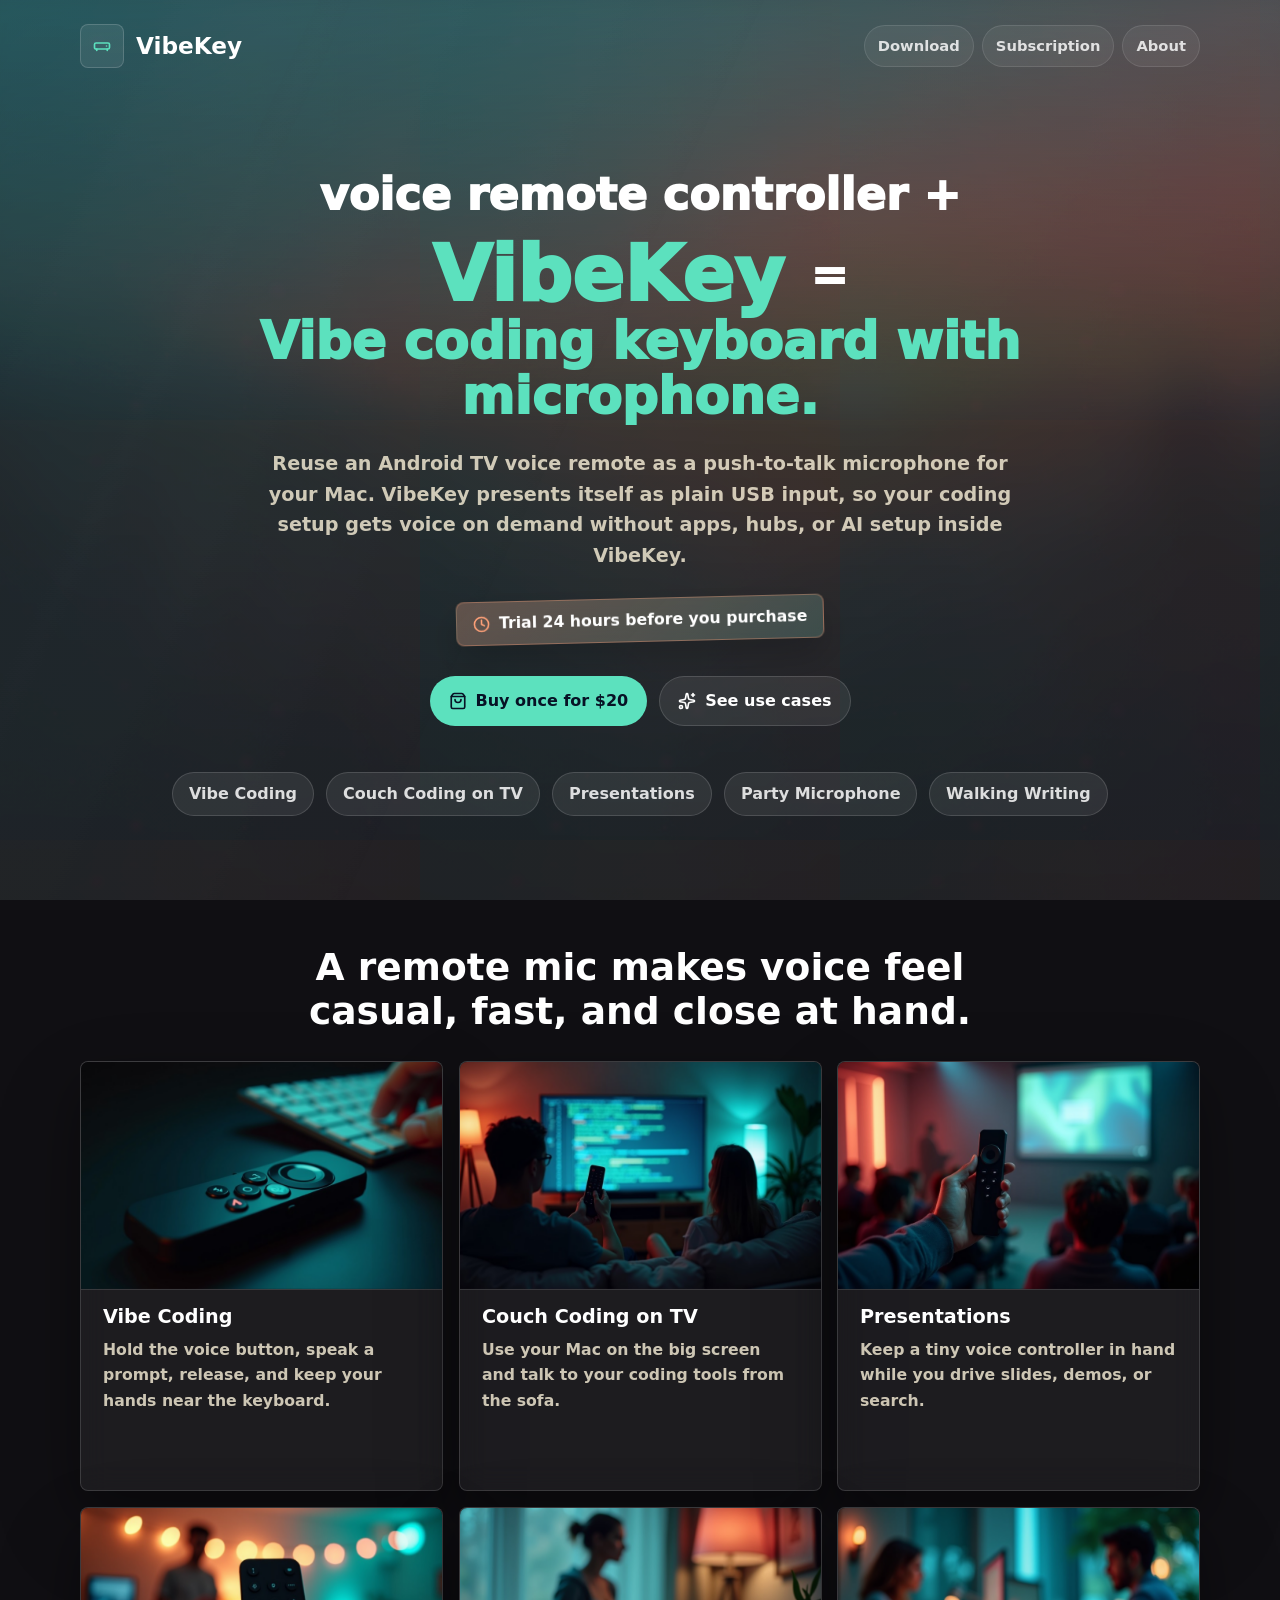
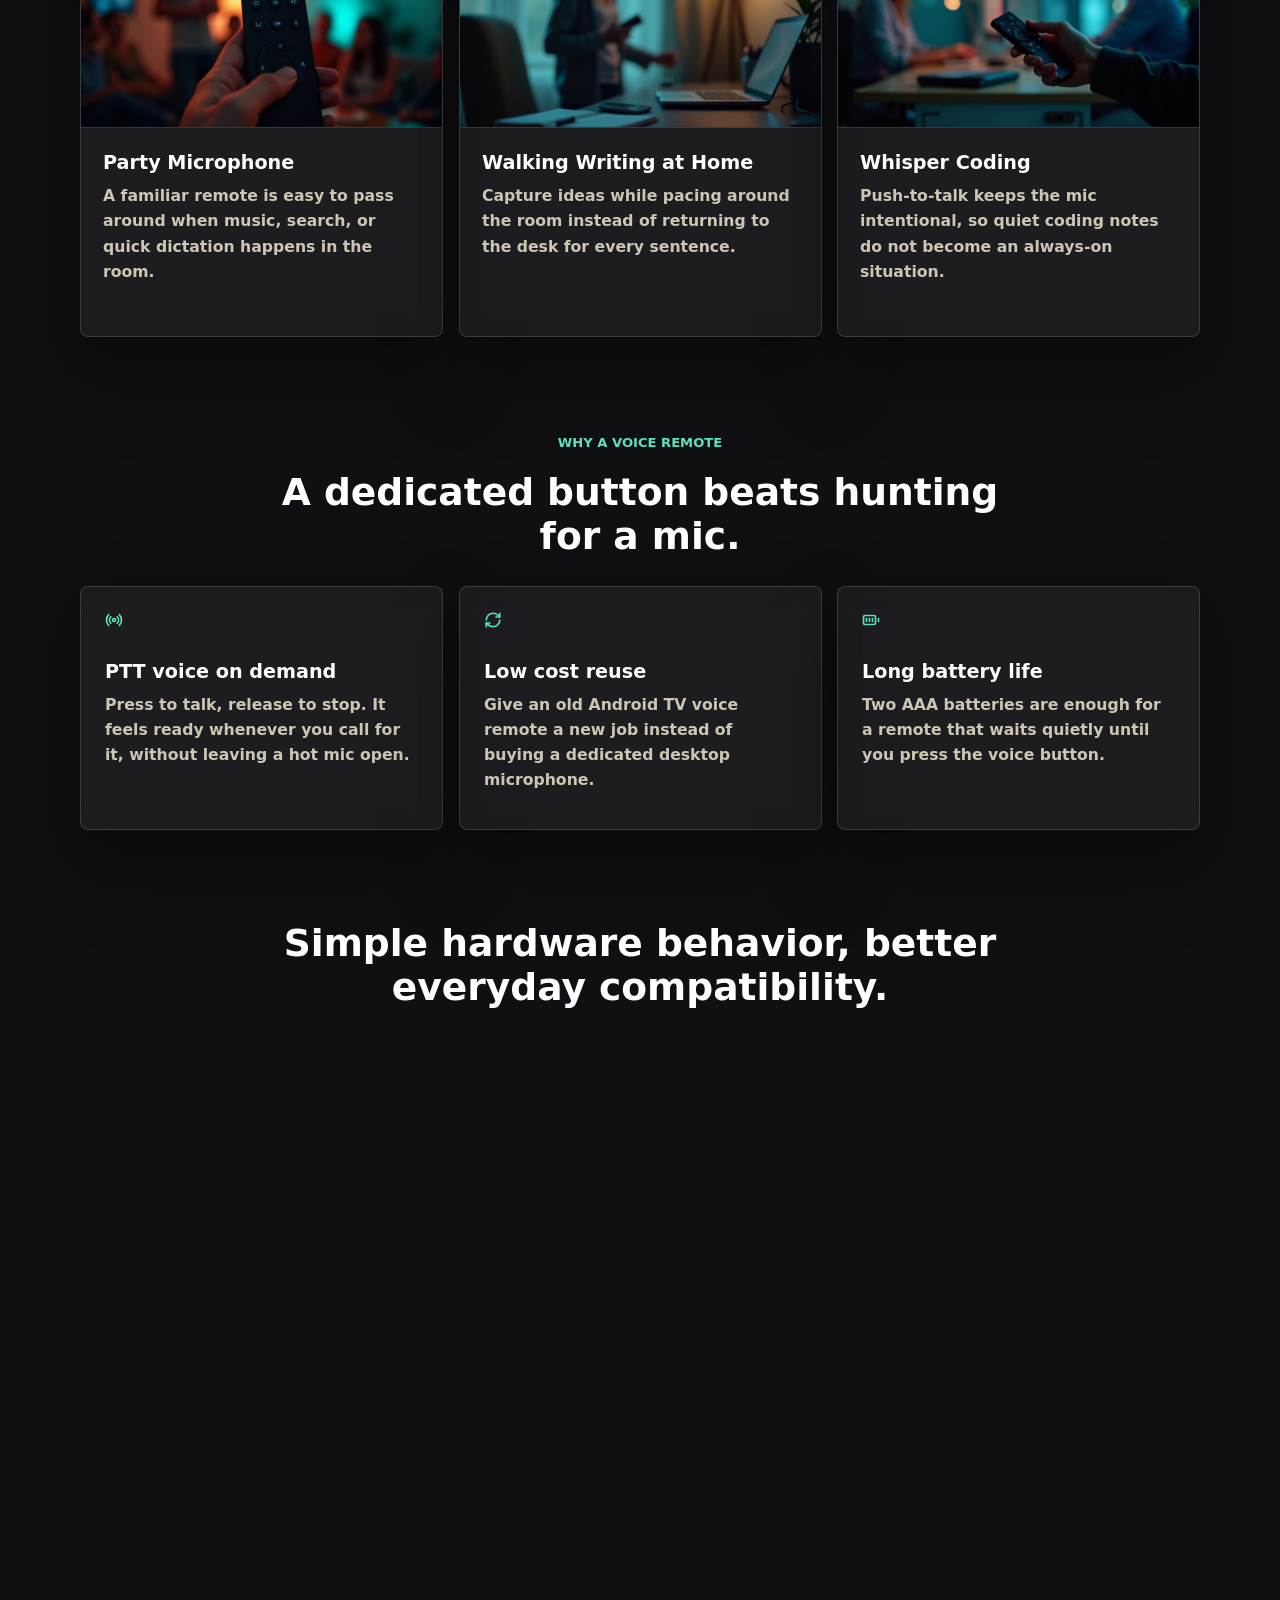
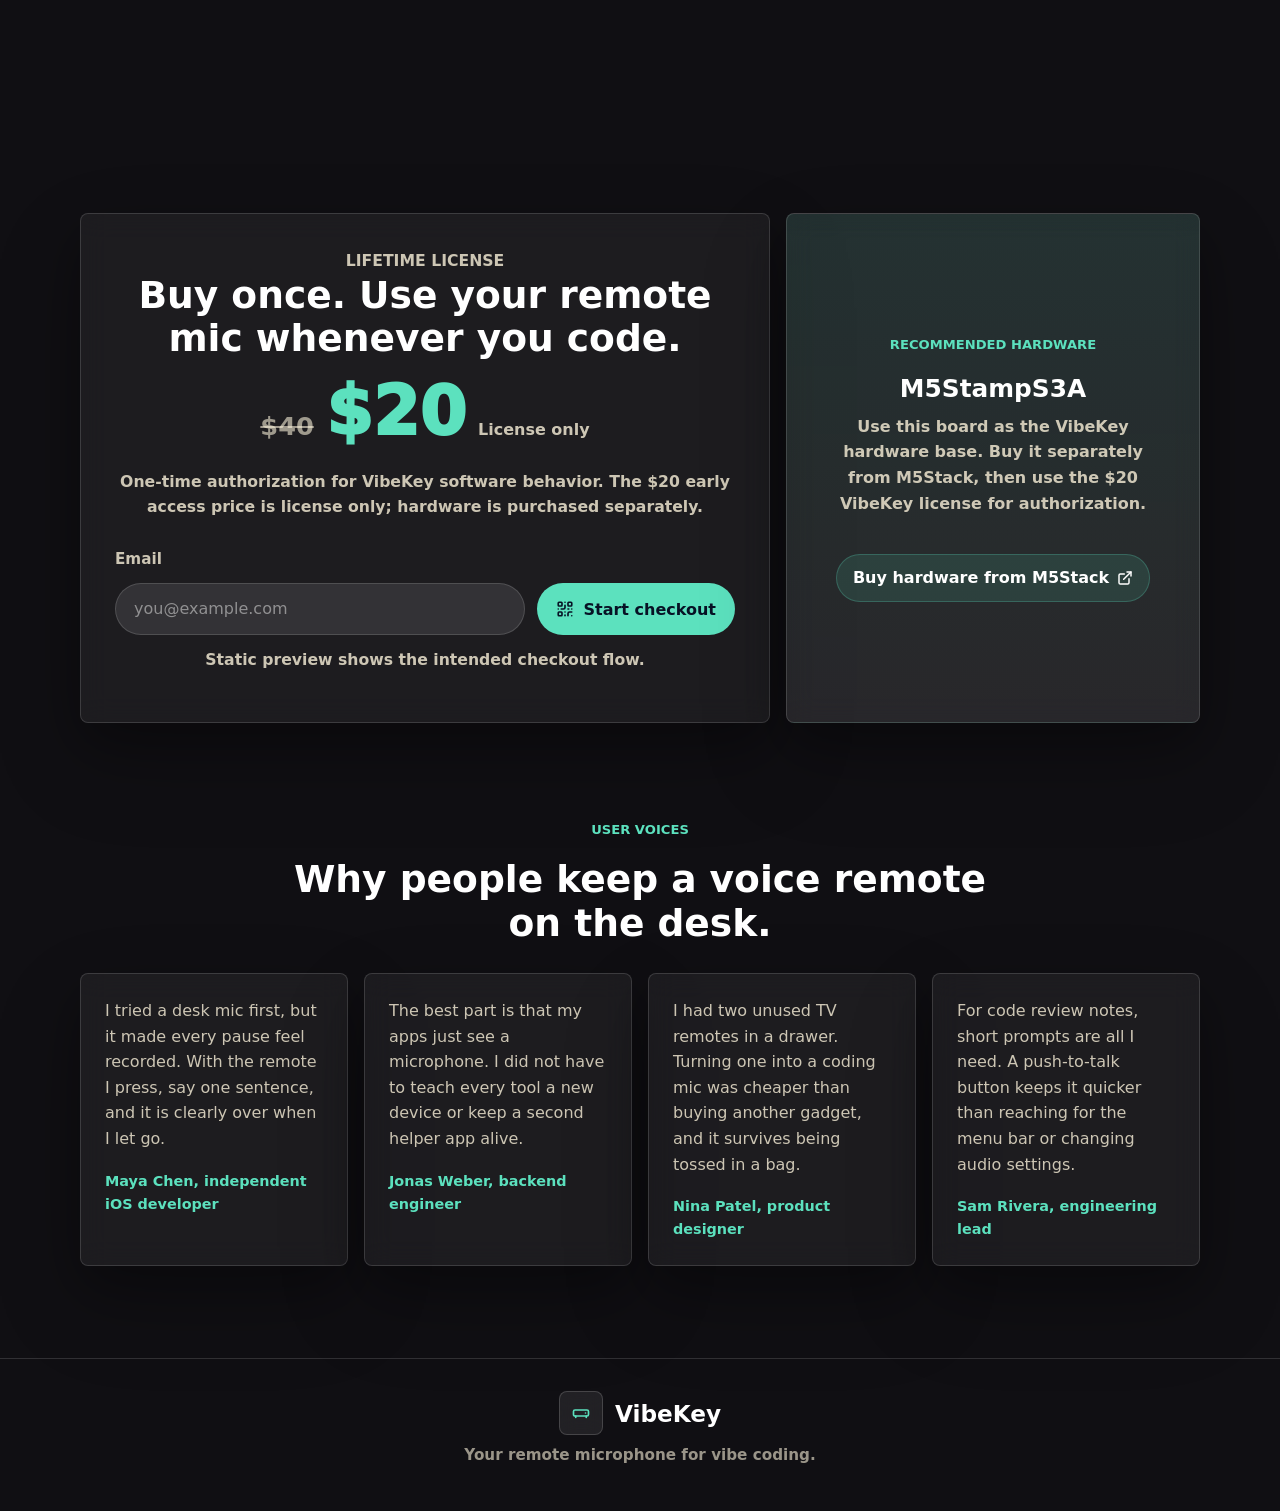
<file: index.html>
<!doctype html>
<html lang="en">
<head>
  <meta charset="utf-8" />
  <meta name="viewport" content="width=device-width, initial-scale=1" />
  <meta name="description" content="VibeKey turns an old Android TV voice remote controller into a push-to-talk USB microphone for vibe coding on macOS." />
  <title>VibeKey | Remote Microphone for Vibe Coding</title>
  <link rel="icon" href="./favicon.svg" type="image/svg+xml" />
  <link rel="preload" href="./assets/hero-home.jpg" as="image" />
  <link rel="stylesheet" href="./styles.css" />
</head>
<body>
  <a class="skip-link" href="#main">Skip to main content</a>
  <div class="page-background" aria-hidden="true">
    <img src="./assets/hero-home.jpg" alt="" />
    <span></span>
  </div>

  <header class="site-header" id="top">
    <a class="brand" href="#top" aria-label="VibeKey home">
      <span class="brand-icon" aria-hidden="true">
        <i data-lucide="radio-receiver"></i>
      </span>
      <span>VibeKey</span>
    </a>
    <nav class="site-nav" aria-label="Primary navigation">
      <a href="./download.html">Download</a>
      <a href="./subscription.html">Subscription</a>
      <a href="#about">About</a>
    </nav>
  </header>

  <main id="main">
    <section class="hero" aria-labelledby="hero-title">
      <h1 id="hero-title">
        <span class="hero-small">voice remote controller +</span>
        <span class="hero-vibekey">VibeKey</span>
        <span class="hero-small">=</span>
        <span class="hero-line">Vibe coding keyboard with microphone.</span>
      </h1>
      <p class="hero-copy">
        Reuse an Android TV voice remote as a push-to-talk microphone for your Mac.
        VibeKey presents itself as plain USB input, so your coding setup gets voice on demand without apps, hubs, or AI setup inside VibeKey.
      </p>
      <div class="trial-sticker" aria-label="Trial 24 hours before you purchase">
        <i data-lucide="clock" aria-hidden="true"></i>
        <span>Trial 24 hours before you purchase</span>
      </div>
      <div class="hero-actions">
        <a class="button button-primary" href="#pricing">
          <i data-lucide="shopping-bag" aria-hidden="true"></i>
          Buy once for $20
        </a>
        <a class="button button-ghost" href="#use-cases">
          <i data-lucide="sparkles" aria-hidden="true"></i>
          See use cases
        </a>
      </div>
    </section>

    <section class="scenario-strip" aria-label="Ways to use VibeKey">
      <span>Vibe Coding</span>
      <span>Couch Coding on TV</span>
      <span>Presentations</span>
      <span>Party Microphone</span>
      <span>Walking Writing</span>
      <span>Whisper Coding</span>
    </section>

    <section class="use-cases" id="use-cases" aria-labelledby="use-cases-title">
      <div class="section-title">
        <h2 id="use-cases-title">A remote mic makes voice feel casual, fast, and close at hand.</h2>
      </div>

      <div class="use-case-grid">
        <article>
          <img src="./assets/usecase-vibe-coding.jpg" alt="Old voice remote beside a keyboard for vibe coding" width="960" height="640" loading="lazy" />
          <h3>Vibe Coding</h3>
          <p>Hold the voice button, speak a prompt, release, and keep your hands near the keyboard.</p>
        </article>
        <article>
          <img src="./assets/usecase-couch-tv.jpg" alt="Voice remote used from a sofa with a TV coding setup" width="960" height="640" loading="lazy" />
          <h3>Couch Coding on TV</h3>
          <p>Use your Mac on the big screen and talk to your coding tools from the sofa.</p>
        </article>
        <article>
          <img src="./assets/usecase-presentation.jpg" alt="Presenter holding a voice remote in a softly lit room" width="960" height="640" loading="lazy" />
          <h3>Presentations</h3>
          <p>Keep a tiny voice controller in hand while you drive slides, demos, or search.</p>
        </article>
        <article>
          <img src="./assets/usecase-party-mic.jpg" alt="Voice remote held like a small party microphone" width="960" height="640" loading="lazy" />
          <h3>Party Microphone</h3>
          <p>A familiar remote is easy to pass around when music, search, or quick dictation happens in the room.</p>
        </article>
        <article>
          <img src="./assets/usecase-walking-writing.jpg" alt="Person walking at home with a voice remote near a writing desk" width="960" height="640" loading="lazy" />
          <h3>Walking Writing at Home</h3>
          <p>Capture ideas while pacing around the room instead of returning to the desk for every sentence.</p>
        </article>
        <article>
          <img src="./assets/usecase-office-whisper.jpg" alt="Office worker using a voice remote quietly at a desk" width="960" height="640" loading="lazy" />
          <h3>Whisper Coding</h3>
          <p>Push-to-talk keeps the mic intentional, so quiet coding notes do not become an always-on situation.</p>
        </article>
      </div>
    </section>

    <section class="advantages" aria-labelledby="advantages-title">
      <div class="section-title">
        <p class="eyebrow">Why a Voice Remote</p>
        <h2 id="advantages-title">A dedicated button beats hunting for a mic.</h2>
      </div>

      <div class="advantage-grid">
        <article>
          <i data-lucide="radio" aria-hidden="true"></i>
          <h3>PTT voice on demand</h3>
          <p>Press to talk, release to stop. It feels ready whenever you call for it, without leaving a hot mic open.</p>
        </article>
        <article>
          <i data-lucide="refresh-cw" aria-hidden="true"></i>
          <h3>Low cost reuse</h3>
          <p>Give an old Android TV voice remote a new job instead of buying a dedicated desktop microphone.</p>
        </article>
        <article>
          <i data-lucide="battery-full" aria-hidden="true"></i>
          <h3>Long battery life</h3>
          <p>Two AAA batteries are enough for a remote that waits quietly until you press the voice button.</p>
        </article>
      </div>
    </section>

    <section class="vibekey-features" aria-labelledby="vibekey-features-title">
      <div class="section-title">
        <h2 id="vibekey-features-title">Simple hardware behavior, better everyday compatibility.</h2>
      </div>

      <div class="vibekey-feature-grid">
        <article>
          <i data-lucide="cpu" aria-hidden="true"></i>
          <h3>Pure hardware emulation</h3>
          <p>VibeKey behaves like USB input hardware, so your Mac can use it without a special voice stack.</p>
        </article>
        <article>
          <i data-lucide="save" aria-hidden="true"></i>
          <h3>Configuration follows you</h3>
          <p>Button behavior is stored on VibeKey, so the setup stays with the hardware when you move it.</p>
        </article>
        <article>
          <i data-lucide="mic" aria-hidden="true"></i>
          <h3>System microphone</h3>
          <p>It appears as a regular microphone input, which makes it compatible with the apps you already use.</p>
        </article>
        <article>
          <i data-lucide="audio-lines" aria-hidden="true"></i>
          <h3>Clear voice quality</h3>
          <p>The voice path is tuned for speech clarity, short prompts, and reliable push-to-talk capture.</p>
        </article>
      </div>
    </section>

    <section class="requirements" id="about" aria-labelledby="requirements-title">
      <div class="requirements-card">
        <h2 id="requirements-title">macOS + VibeKey. Nothing else inside the bridge.</h2>
        <p>
          VibeKey is pure hardware emulation: it shows up as USB input and sends microphone/button events to your Mac.
          No AI model, phone app, cloud service, or companion device is required by VibeKey itself.
        </p>
        <div class="requirement-tags" aria-label="Requirement summary">
          <span>macOS</span>
          <span>VibeKey</span>
          <span>Android TV voice remote</span>
          <span>Pure USB emulation</span>
        </div>
      </div>
    </section>

    <section class="pricing-panel" id="pricing" aria-labelledby="pricing-title">
      <div class="pricing-grid">
        <div class="pricing-card">
          <p class="eyebrow">Lifetime License</p>
          <h2 id="pricing-title">Buy once. Use your remote mic whenever you code.</h2>
          <div class="price-row" aria-label="Early access license price">
            <span class="old-price">$40</span>
            <strong>$20</strong>
            <span>License only</span>
          </div>
          <p>
            One-time authorization for VibeKey software behavior. The $20 early access price is license only; hardware is purchased separately.
          </p>

          <form class="purchase-form" data-purchase-form>
            <label for="purchase-email">Email</label>
            <div class="purchase-controls">
              <input id="purchase-email" name="email" type="email" autocomplete="email" placeholder="you@example.com" required />
              <button class="button button-primary" type="submit">
                <i data-lucide="qr-code" aria-hidden="true"></i>
                Start checkout
              </button>
            </div>
            <p class="form-note" data-purchase-message>Static preview shows the intended checkout flow.</p>
          </form>
        </div>

        <aside class="hardware-card" id="download" aria-labelledby="hardware-title">
          <p class="eyebrow">Recommended Hardware</p>
          <h3 id="hardware-title">M5StampS3A</h3>
          <p>
            Use this board as the VibeKey hardware base. Buy it separately from M5Stack, then use the $20 VibeKey license for authorization.
          </p>
          <a
            class="hardware-buy-link"
            href="https://shop.m5stack.com/products/m5stamps3a-with-1-27-header-pin"
            target="_blank"
            rel="noopener noreferrer"
          >
            Buy hardware from M5Stack
            <i data-lucide="external-link" aria-hidden="true"></i>
          </a>
        </aside>
      </div>
    </section>

    <section class="testimonials" aria-labelledby="testimonials-title">
      <div class="section-title">
        <p class="eyebrow">User Voices</p>
        <h2 id="testimonials-title">Why people keep a voice remote on the desk.</h2>
      </div>

      <div class="testimonial-grid">
        <figure>
          <blockquote>I tried a desk mic first, but it made every pause feel recorded. With the remote I press, say one sentence, and it is clearly over when I let go.</blockquote>
          <figcaption>Maya Chen, independent iOS developer</figcaption>
        </figure>
        <figure>
          <blockquote>The best part is that my apps just see a microphone. I did not have to teach every tool a new device or keep a second helper app alive.</blockquote>
          <figcaption>Jonas Weber, backend engineer</figcaption>
        </figure>
        <figure>
          <blockquote>I had two unused TV remotes in a drawer. Turning one into a coding mic was cheaper than buying another gadget, and it survives being tossed in a bag.</blockquote>
          <figcaption>Nina Patel, product designer</figcaption>
        </figure>
        <figure>
          <blockquote>For code review notes, short prompts are all I need. A push-to-talk button keeps it quicker than reaching for the menu bar or changing audio settings.</blockquote>
          <figcaption>Sam Rivera, engineering lead</figcaption>
        </figure>
      </div>
    </section>
  </main>

  <footer class="site-footer">
    <a class="brand" href="#top" aria-label="Back to home">
      <span class="brand-icon" aria-hidden="true"><i data-lucide="radio-receiver"></i></span>
      <span>VibeKey</span>
    </a>
    <p>Your remote microphone for vibe coding.</p>
  </footer>

  <script src="./assets/lucide.min.js"></script>
  <script src="./script.js"></script>
</body>
</html>
</file>
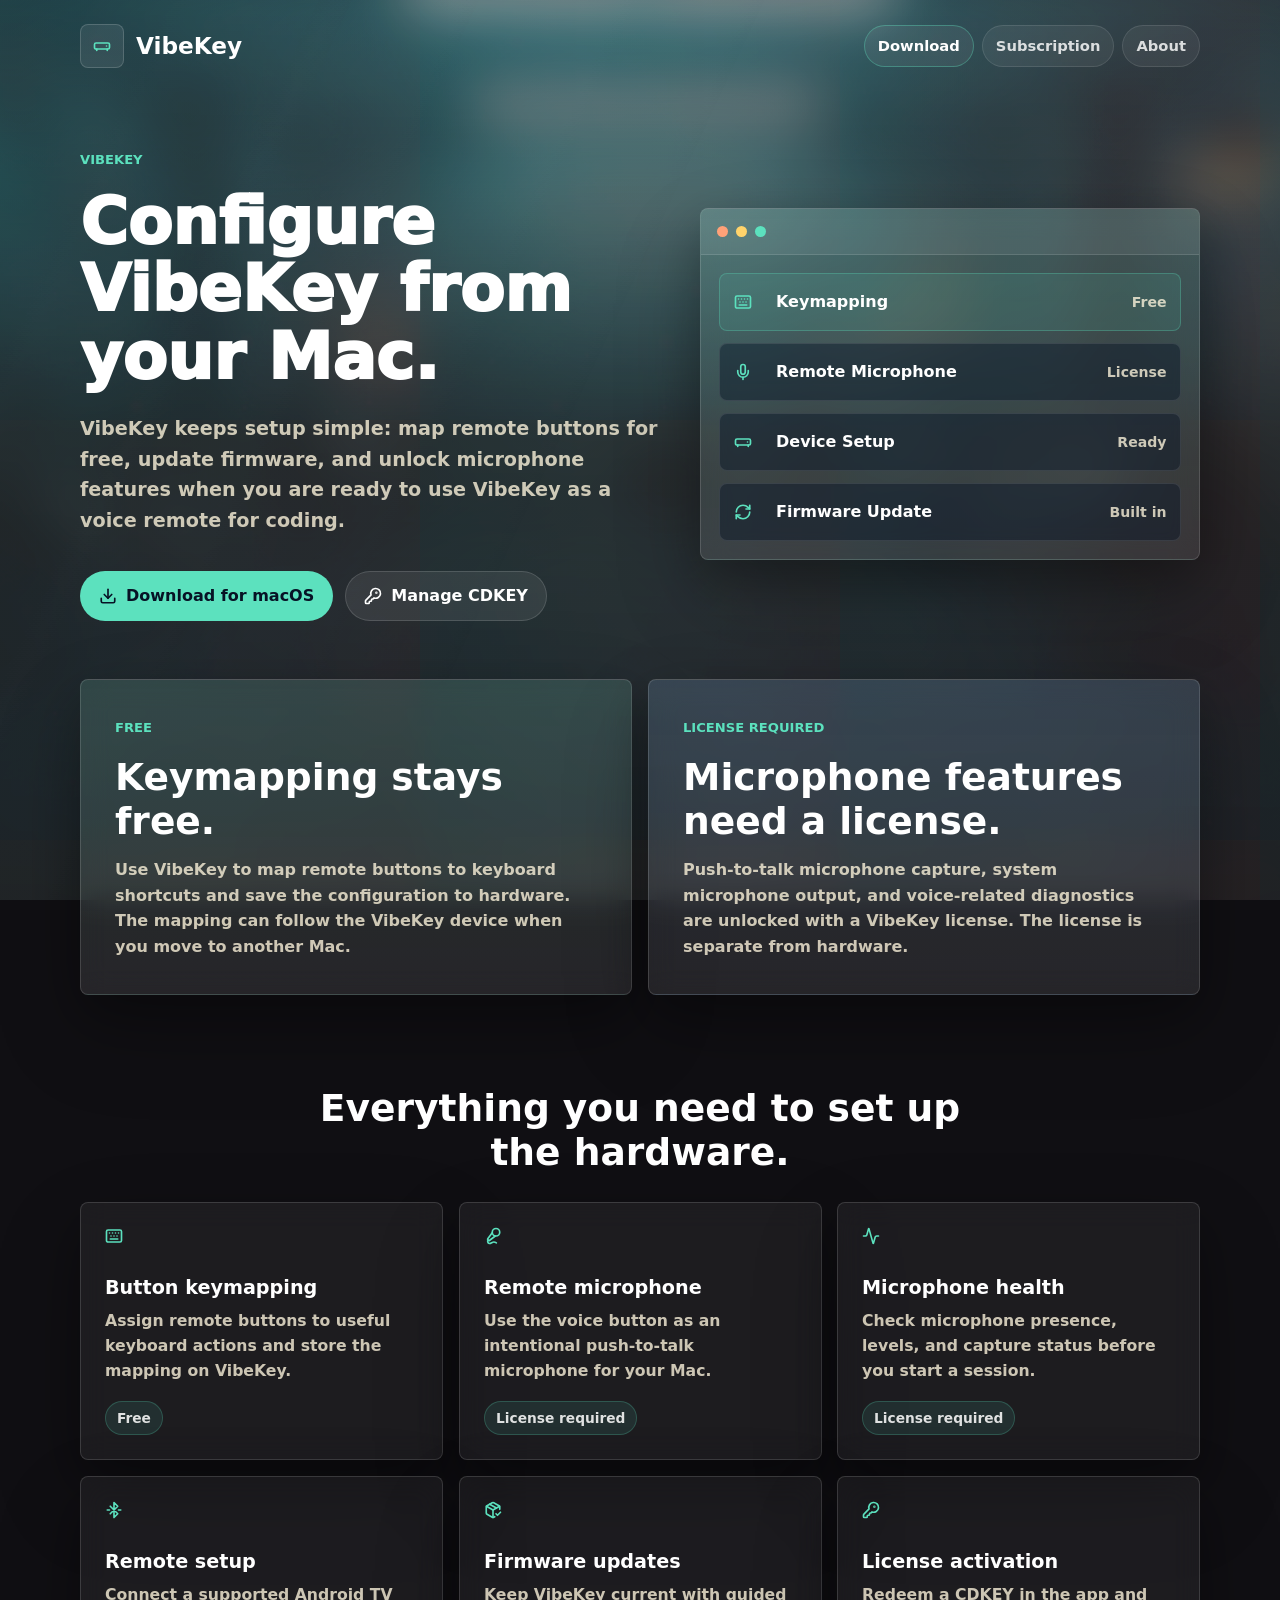
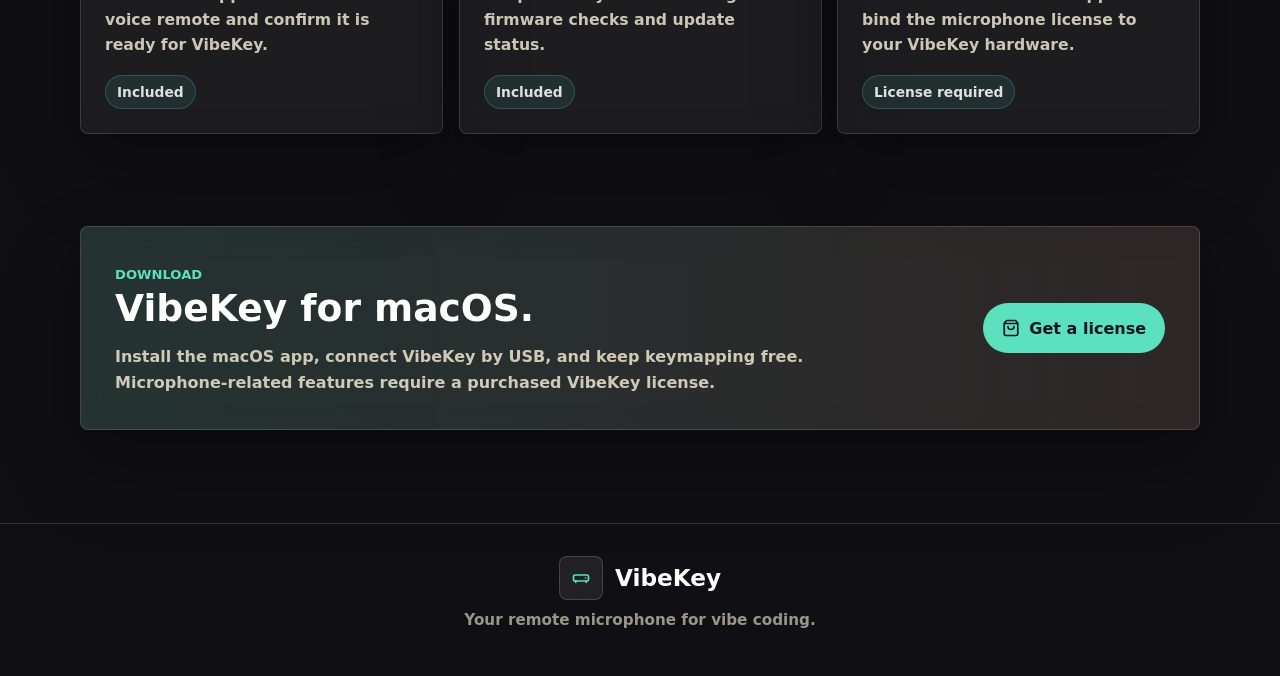
<file: download.html>
<!doctype html>
<html lang="en">
<head>
  <meta charset="utf-8" />
  <meta name="viewport" content="width=device-width, initial-scale=1" />
  <meta name="description" content="VibeKey is the macOS app for configuring keymapping, firmware, microphone license, and device setup." />
  <title>Download | VibeKey</title>
  <link rel="icon" href="./favicon.svg" type="image/svg+xml" />
  <link rel="preload" href="./assets/preferences-backdrop.jpg" as="image" />
  <link rel="stylesheet" href="./styles.css" />
</head>
<body>
  <a class="skip-link" href="#main">Skip to main content</a>
  <div class="page-background" aria-hidden="true">
    <img src="./assets/preferences-backdrop.jpg" alt="" />
    <span></span>
  </div>

  <header class="site-header" id="top">
    <a class="brand" href="./index.html" aria-label="VibeKey home">
      <span class="brand-icon" aria-hidden="true">
        <i data-lucide="radio-receiver"></i>
      </span>
      <span>VibeKey</span>
    </a>
    <nav class="site-nav" aria-label="Primary navigation">
      <a href="./download.html" aria-current="page">Download</a>
      <a href="./subscription.html">Subscription</a>
      <a href="./index.html#about">About</a>
    </nav>
  </header>

  <main id="main">
    <section class="page-hero download-page-hero" aria-labelledby="download-page-title">
      <div>
        <p class="eyebrow">VibeKey</p>
        <h1 id="download-page-title">Configure VibeKey from your Mac.</h1>
        <p class="hero-copy">
          VibeKey keeps setup simple: map remote buttons for free, update firmware,
          and unlock microphone features when you are ready to use VibeKey as a voice remote for coding.
        </p>
        <div class="hero-actions">
          <a class="button button-primary" href="#download-note">
            <i data-lucide="download" aria-hidden="true"></i>
            Download for macOS
          </a>
          <a class="button button-ghost" href="./subscription.html">
            <i data-lucide="key-round" aria-hidden="true"></i>
            Manage CDKEY
          </a>
        </div>
      </div>
      <aside class="download-window" aria-label="VibeKey preview">
        <div class="download-window-top" aria-hidden="true">
          <span></span>
          <span></span>
          <span></span>
        </div>
        <div class="download-window-body">
          <div class="download-row active">
            <i data-lucide="keyboard"></i>
            <span>Keymapping</span>
            <strong>Free</strong>
          </div>
          <div class="download-row">
            <i data-lucide="mic"></i>
            <span>Remote Microphone</span>
            <strong>License</strong>
          </div>
          <div class="download-row">
            <i data-lucide="radio-receiver"></i>
            <span>Device Setup</span>
            <strong>Ready</strong>
          </div>
          <div class="download-row">
            <i data-lucide="refresh-cw"></i>
            <span>Firmware Update</span>
            <strong>Built in</strong>
          </div>
        </div>
      </aside>
    </section>

    <section class="license-split" aria-label="Free and licensed features">
      <article class="license-card free-card">
        <p class="eyebrow">Free</p>
        <h2>Keymapping stays free.</h2>
        <p>
          Use VibeKey to map remote buttons to keyboard shortcuts and save the configuration to hardware.
          The mapping can follow the VibeKey device when you move to another Mac.
        </p>
      </article>
      <article class="license-card paid-card">
        <p class="eyebrow">License Required</p>
        <h2>Microphone features need a license.</h2>
        <p>
          Push-to-talk microphone capture, system microphone output, and voice-related diagnostics are unlocked
          with a VibeKey license. The license is separate from hardware.
        </p>
      </article>
    </section>

    <section class="download-feature-section" aria-labelledby="download-features-title">
      <div class="section-title">
        <h2 id="download-features-title">Everything you need to set up the hardware.</h2>
      </div>
      <div class="download-feature-grid">
        <article>
          <i data-lucide="keyboard" aria-hidden="true"></i>
          <h3>Button keymapping</h3>
          <p>Assign remote buttons to useful keyboard actions and store the mapping on VibeKey.</p>
          <span>Free</span>
        </article>
        <article>
          <i data-lucide="mic-2" aria-hidden="true"></i>
          <h3>Remote microphone</h3>
          <p>Use the voice button as an intentional push-to-talk microphone for your Mac.</p>
          <span>License required</span>
        </article>
        <article>
          <i data-lucide="activity" aria-hidden="true"></i>
          <h3>Microphone health</h3>
          <p>Check microphone presence, levels, and capture status before you start a session.</p>
          <span>License required</span>
        </article>
        <article>
          <i data-lucide="bluetooth-connected" aria-hidden="true"></i>
          <h3>Remote setup</h3>
          <p>Connect a supported Android TV voice remote and confirm it is ready for VibeKey.</p>
          <span>Included</span>
        </article>
        <article>
          <i data-lucide="package-check" aria-hidden="true"></i>
          <h3>Firmware updates</h3>
          <p>Keep VibeKey current with guided firmware checks and update status.</p>
          <span>Included</span>
        </article>
        <article>
          <i data-lucide="key-round" aria-hidden="true"></i>
          <h3>License activation</h3>
          <p>Redeem a CDKEY in the app and bind the microphone license to your VibeKey hardware.</p>
          <span>License required</span>
        </article>
      </div>
    </section>

    <section class="download-band" id="download-note" aria-labelledby="download-title">
      <div>
        <p class="eyebrow">Download</p>
        <h2 id="download-title">VibeKey for macOS.</h2>
        <p>
          Install the macOS app, connect VibeKey by USB, and keep keymapping free.
          Microphone-related features require a purchased VibeKey license.
        </p>
      </div>
      <a class="button button-primary" href="./subscription.html">
        <i data-lucide="shopping-bag" aria-hidden="true"></i>
        Get a license
      </a>
    </section>
  </main>

  <footer class="site-footer">
    <a class="brand" href="./index.html" aria-label="Back to VibeKey home">
      <span class="brand-icon" aria-hidden="true"><i data-lucide="radio-receiver"></i></span>
      <span>VibeKey</span>
    </a>
    <p>Your remote microphone for vibe coding.</p>
  </footer>

  <script src="./assets/lucide.min.js"></script>
  <script src="./script.js"></script>
</body>
</html>
</file>
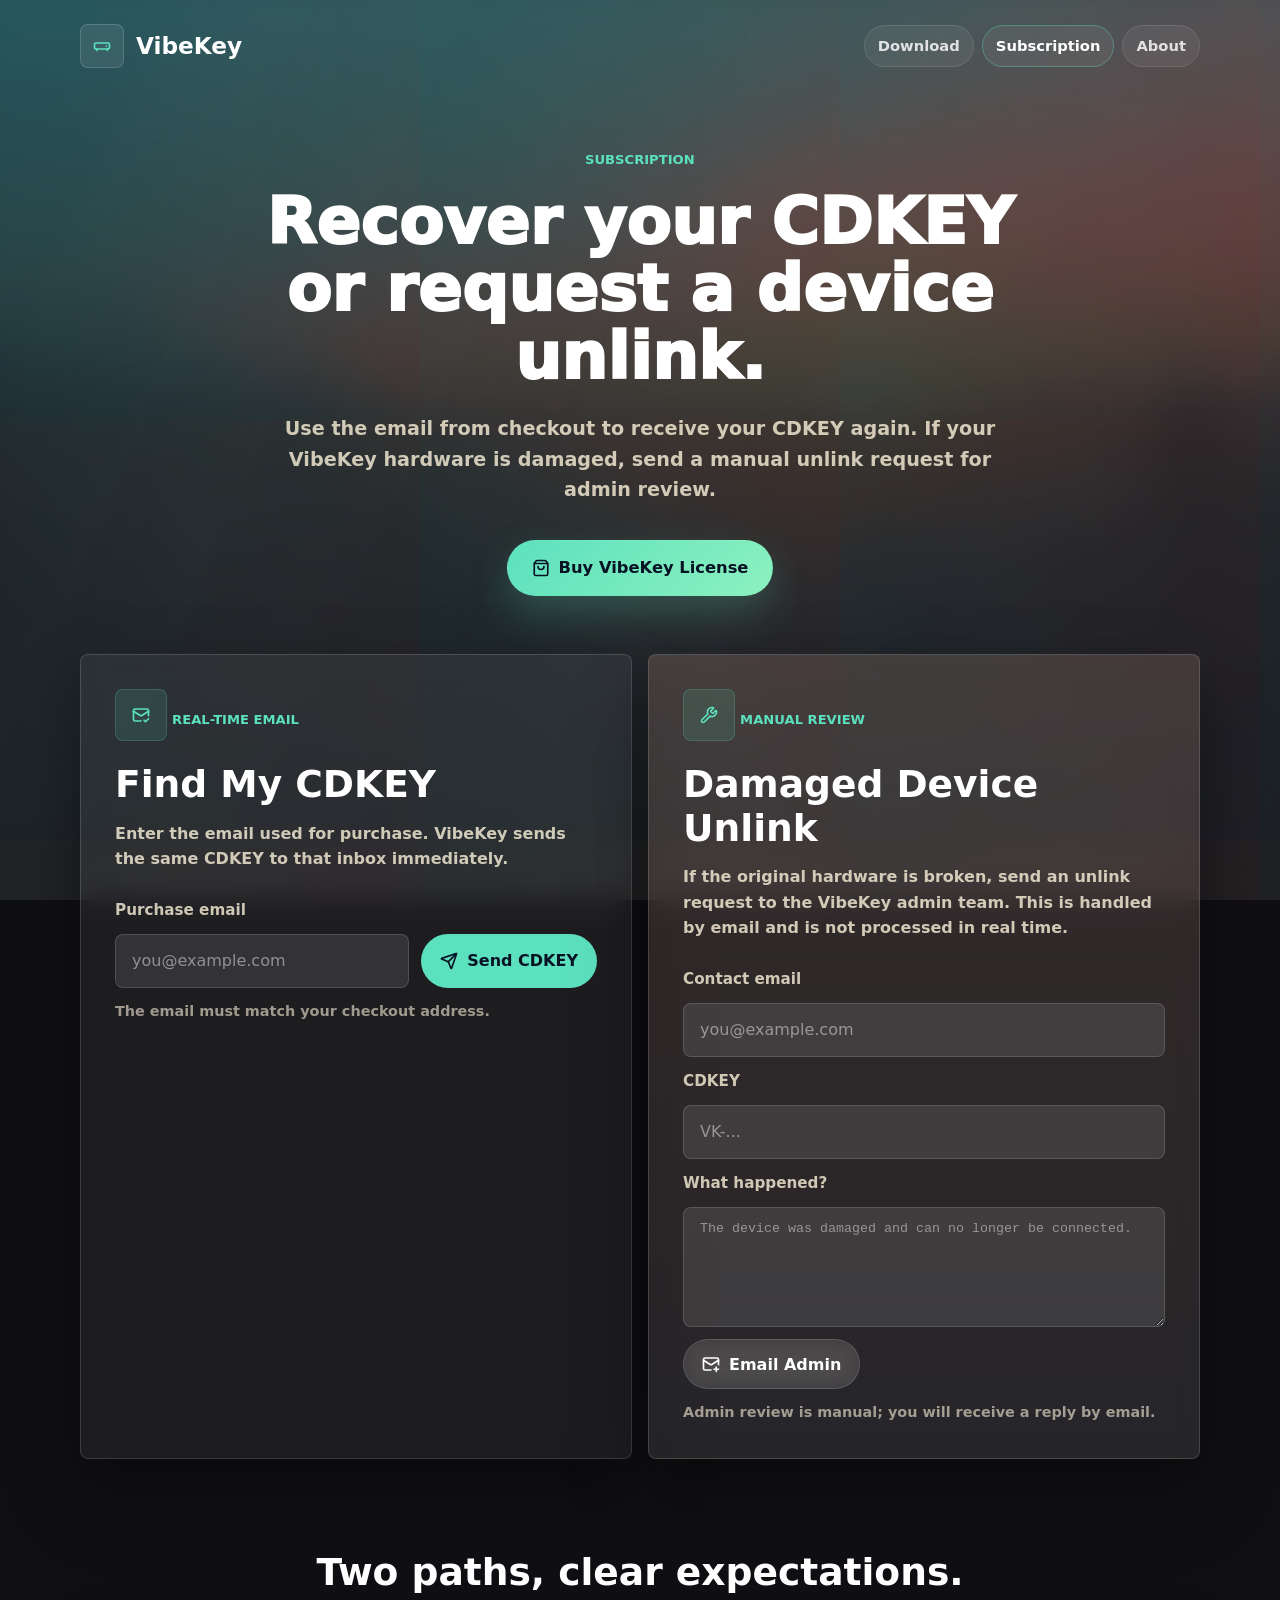
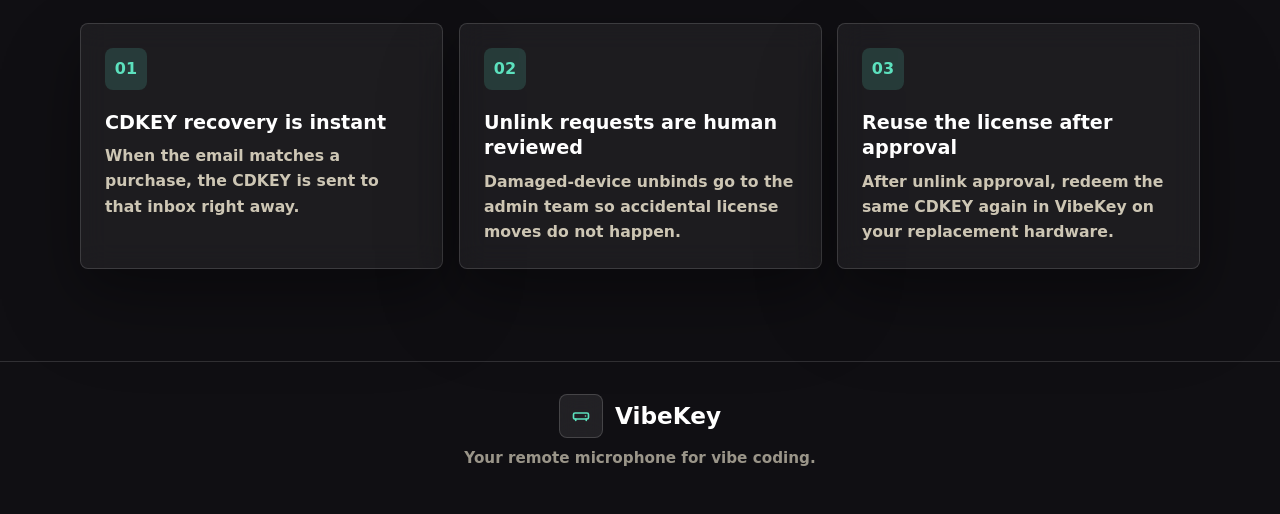
<file: subscription.html>
<!doctype html>
<html lang="en">
<head>
  <meta charset="utf-8" />
  <meta name="viewport" content="width=device-width, initial-scale=1" />
  <meta name="description" content="Recover your VibeKey CDKEY by email or request a manual device unlink after hardware damage." />
  <title>Subscription | VibeKey</title>
  <link rel="icon" href="./favicon.svg" type="image/svg+xml" />
  <link rel="preload" href="./assets/hero-home.jpg" as="image" />
  <link rel="stylesheet" href="./styles.css" />
</head>
<body>
  <a class="skip-link" href="#main">Skip to main content</a>
  <div class="page-background" aria-hidden="true">
    <img src="./assets/hero-home.jpg" alt="" />
    <span></span>
  </div>

  <header class="site-header" id="top">
    <a class="brand" href="./index.html" aria-label="VibeKey home">
      <span class="brand-icon" aria-hidden="true">
        <i data-lucide="radio-receiver"></i>
      </span>
      <span>VibeKey</span>
    </a>
    <nav class="site-nav" aria-label="Primary navigation">
      <a href="./download.html">Download</a>
      <a href="./subscription.html" aria-current="page">Subscription</a>
      <a href="./index.html#about">About</a>
    </nav>
  </header>

  <main id="main">
    <section class="page-hero compact-page-hero" aria-labelledby="subscription-page-title">
      <p class="eyebrow">Subscription</p>
      <h1 id="subscription-page-title">Recover your CDKEY or request a device unlink.</h1>
      <p class="hero-copy">
        Use the email from checkout to receive your CDKEY again. If your VibeKey hardware is damaged,
        send a manual unlink request for admin review.
      </p>
      <div class="hero-actions">
        <a class="button button-primary button-emphasis" href="./index.html#pricing">
          <i data-lucide="shopping-bag" aria-hidden="true"></i>
          Buy VibeKey License
        </a>
      </div>
    </section>

    <section class="service-grid" aria-label="Subscription actions">
      <article class="service-card">
        <div class="service-icon" aria-hidden="true">
          <i data-lucide="mail-check"></i>
        </div>
        <p class="eyebrow">Real-time Email</p>
        <h2>Find My CDKEY</h2>
        <p>
          Enter the email used for purchase. VibeKey sends the same CDKEY to that inbox immediately.
        </p>
        <form class="service-form" data-recover-form>
          <label for="recover-email">Purchase email</label>
          <div class="purchase-controls">
            <input id="recover-email" name="email" type="email" autocomplete="email" placeholder="you@example.com" required />
            <button class="button button-primary" type="submit">
              <i data-lucide="send" aria-hidden="true"></i>
              Send CDKEY
            </button>
          </div>
          <p class="form-note" data-recover-message>The email must match your checkout address.</p>
        </form>
      </article>

      <article class="service-card service-card-accent">
        <div class="service-icon" aria-hidden="true">
          <i data-lucide="wrench"></i>
        </div>
        <p class="eyebrow">Manual Review</p>
        <h2>Damaged Device Unlink</h2>
        <p>
          If the original hardware is broken, send an unlink request to the VibeKey admin team.
          This is handled by email and is not processed in real time.
        </p>
        <form class="service-form" data-unlink-form>
          <label for="unlink-email">Contact email</label>
          <input id="unlink-email" name="email" type="email" autocomplete="email" placeholder="you@example.com" required />

          <label for="unlink-cdkey">CDKEY</label>
          <input id="unlink-cdkey" name="cdkey" type="text" autocomplete="off" placeholder="VK-..." required />

          <label for="unlink-note">What happened?</label>
          <textarea id="unlink-note" name="note" rows="4" placeholder="The device was damaged and can no longer be connected."></textarea>

          <button class="button button-ghost" type="submit">
            <i data-lucide="mail-plus" aria-hidden="true"></i>
            Email Admin
          </button>
          <p class="form-note" data-unlink-message>Admin review is manual; you will receive a reply by email.</p>
        </form>
      </article>
    </section>

    <section class="process-band" aria-labelledby="subscription-process-title">
      <div class="section-title">
        <h2 id="subscription-process-title">Two paths, clear expectations.</h2>
      </div>
      <div class="process-grid">
        <article>
          <span>01</span>
          <h3>CDKEY recovery is instant</h3>
          <p>When the email matches a purchase, the CDKEY is sent to that inbox right away.</p>
        </article>
        <article>
          <span>02</span>
          <h3>Unlink requests are human reviewed</h3>
          <p>Damaged-device unbinds go to the admin team so accidental license moves do not happen.</p>
        </article>
        <article>
          <span>03</span>
          <h3>Reuse the license after approval</h3>
          <p>After unlink approval, redeem the same CDKEY again in VibeKey on your replacement hardware.</p>
        </article>
      </div>
    </section>
  </main>

  <footer class="site-footer">
    <a class="brand" href="./index.html" aria-label="Back to VibeKey home">
      <span class="brand-icon" aria-hidden="true"><i data-lucide="radio-receiver"></i></span>
      <span>VibeKey</span>
    </a>
    <p>Your remote microphone for vibe coding.</p>
  </footer>

  <script src="./assets/lucide.min.js"></script>
  <script src="./script.js"></script>
</body>
</html>
</file>
<file: styles.css>
:root {
  color-scheme: dark;
  --page: #100f13;
  --ink: #ffffff;
  --body: rgba(255, 246, 222, 0.78);
  --muted: rgba(255, 246, 222, 0.58);
  --line: rgba(255, 255, 255, 0.14);
  --panel: rgba(255, 255, 255, 0.055);
  --panel-strong: rgba(255, 255, 255, 0.09);
  --teal: #5ce1be;
  --teal-soft: rgba(92, 225, 190, 0.16);
  --coral: #ffa178;
  --blue: #71b9ff;
  --green: #8df1bf;
  --night: #071225;
  --radius: 8px;
  --max: 900px;
  --wide: 1120px;
  --shadow: 0 18px 48px rgba(0, 0, 0, 0.24), 0 38px 90px rgba(0, 0, 0, 0.2);
  font-family: "Avenir Next", Inter, ui-sans-serif, system-ui, -apple-system, BlinkMacSystemFont, "Segoe UI", sans-serif;
  letter-spacing: 0;
}

* {
  box-sizing: border-box;
}

html {
  scroll-behavior: smooth;
}

body {
  margin: 0;
  min-width: 320px;
  min-height: 100vh;
  background: var(--page);
  color: var(--ink);
  font-size: 16px;
  line-height: 1.6;
  text-rendering: optimizeLegibility;
}

body::after {
  content: "";
  position: fixed;
  inset: 0;
  z-index: -1;
  pointer-events: none;
  background-image: url("./assets/grain.jpg");
  background-size: 420px 420px;
  opacity: 0.08;
  mix-blend-mode: screen;
}

a {
  color: inherit;
  text-decoration: none;
}

img {
  display: block;
  max-width: 100%;
}

button,
input {
  font: inherit;
}

button {
  cursor: pointer;
}

svg {
  width: 18px;
  height: 18px;
  stroke-width: 2.2;
}

.skip-link {
  position: absolute;
  width: 1px;
  height: 1px;
  padding: 0;
  margin: -1px;
  overflow: hidden;
  clip: rect(0, 0, 0, 0);
  white-space: nowrap;
  border: 0;
}

.skip-link:focus {
  top: 16px;
  left: 16px;
  z-index: 10;
  width: auto;
  height: auto;
  clip: auto;
  padding: 10px 14px;
  border-radius: var(--radius);
  background: var(--teal);
  color: var(--night);
  font-weight: 850;
}

.page-background {
  position: fixed;
  inset: 0;
  z-index: -2;
  overflow: hidden;
  pointer-events: none;
}

.page-background img {
  width: 100%;
  height: 100%;
  object-fit: cover;
  filter: saturate(128%) blur(24px);
  opacity: 0.68;
  transform: translate3d(0, var(--parallax-y, 0px), 0) scale(1.08);
  transform-origin: center;
  will-change: transform;
}

.page-background span {
  position: absolute;
  inset: 0;
  background:
    linear-gradient(180deg, rgba(7, 18, 37, 0.28), rgba(16, 15, 19, 0.84) 48%, rgba(16, 15, 19, 0.96)),
    linear-gradient(90deg, rgba(92, 225, 190, 0.14), rgba(255, 161, 120, 0.1));
}

.page-background span::after {
  content: "";
  position: absolute;
  inset: -20%;
  background: linear-gradient(115deg, transparent 20%, rgba(255, 255, 255, 0.07) 48%, transparent 72%);
  opacity: 0.22;
  transform: translate3d(-26%, 0, 0);
  animation: light-sweep 12s ease-in-out infinite;
}

.site-header {
  display: flex;
  align-items: center;
  justify-content: space-between;
  gap: 18px;
  width: min(100% - 36px, var(--wide));
  margin: 0 auto;
  padding: 22px 0 0;
}

.brand {
  display: inline-flex;
  align-items: center;
  gap: 12px;
  min-height: 48px;
  color: #ffffff;
  font-size: 1.45rem;
  font-weight: 900;
}

.brand-icon {
  display: inline-grid;
  place-items: center;
  width: 44px;
  height: 44px;
  border: 1px solid rgba(255, 255, 255, 0.16);
  border-radius: var(--radius);
  background: rgba(255, 255, 255, 0.08);
  color: var(--teal);
  backdrop-filter: blur(12px);
}

.site-nav {
  display: flex;
  align-items: center;
  justify-content: flex-end;
  flex-wrap: wrap;
  gap: 8px;
}

.site-nav a {
  display: inline-flex;
  align-items: center;
  min-height: 42px;
  padding: 0 13px;
  border: 1px solid rgba(255, 255, 255, 0.11);
  border-radius: 999px;
  background: rgba(255, 255, 255, 0.06);
  color: rgba(255, 255, 255, 0.82);
  font-size: 0.92rem;
  font-weight: 820;
  backdrop-filter: blur(10px);
}

.site-nav a:hover,
.site-nav a:focus-visible,
.site-nav a[aria-current="page"] {
  border-color: rgba(92, 225, 190, 0.35);
  color: #ffffff;
  outline: none;
}

.site-header {
  animation: fly-in-down 640ms cubic-bezier(0.16, 1, 0.3, 1) both;
}

.hero {
  width: min(100% - 36px, var(--max));
  margin: 0 auto;
  padding: 82px 0 46px;
  text-align: center;
}

.for-line,
.eyebrow {
  display: inline-flex;
  align-items: center;
  justify-content: center;
  gap: 8px;
  margin: 0 0 18px;
  color: var(--body);
  font-size: 1rem;
  font-weight: 780;
}

.eyebrow {
  color: var(--teal);
  font-size: 0.82rem;
  font-weight: 900;
  text-transform: uppercase;
}

h1,
h2,
h3,
p {
  margin-top: 0;
}

h1 {
  margin-bottom: 24px;
  color: #ffffff;
  font-size: 4.8rem;
  line-height: 1.04;
  font-weight: 920;
}

h1 .hero-small {
  display: inline-block;
  color: #ffffff;
  font-size: 0.58em;
  vertical-align: middle;
}

h1 .hero-vibekey {
  display: inline-block;
  color: var(--teal);
  vertical-align: middle;
  animation: vibekey-glow 4.8s ease-in-out infinite;
}

h1 .hero-line {
  display: block;
  color: var(--teal);
  font-size: 0.66em;
  line-height: 1.08;
}

h2 {
  margin-bottom: 14px;
  font-size: 2.35rem;
  line-height: 1.16;
  font-weight: 900;
}

h3 {
  margin-bottom: 8px;
  font-size: 1.2rem;
  line-height: 1.32;
  font-weight: 860;
}

p {
  color: var(--body);
  font-weight: 590;
}

.hero-copy {
  max-width: 760px;
  margin: 0 auto;
  font-size: 1.2rem;
}

.trial-sticker {
  display: inline-flex;
  align-items: center;
  justify-content: center;
  gap: 9px;
  min-height: 44px;
  max-width: 100%;
  margin: 26px auto 0;
  padding: 0 16px;
  border: 1px solid rgba(255, 161, 120, 0.36);
  border-radius: var(--radius);
  background:
    linear-gradient(135deg, rgba(255, 161, 120, 0.23), rgba(92, 225, 190, 0.12)),
    rgba(255, 255, 255, 0.08);
  color: #ffffff;
  box-shadow: 0 16px 38px rgba(0, 0, 0, 0.2);
  font-size: 0.98rem;
  font-weight: 900;
  transform: rotate(-1.4deg);
  backdrop-filter: blur(12px);
  animation: sticker-float 5.5s ease-in-out infinite;
}

.trial-sticker svg {
  width: 17px;
  height: 17px;
  color: var(--coral);
  flex: 0 0 auto;
}

.hero-actions {
  display: flex;
  flex-wrap: wrap;
  justify-content: center;
  gap: 12px;
  margin-top: 34px;
}

.hero h1,
.hero-copy,
.hero-actions,
.page-hero > *,
.download-page-hero > * {
  animation: fly-in-up 720ms cubic-bezier(0.16, 1, 0.3, 1) both;
}

.hero-copy,
.page-hero .hero-copy {
  animation-delay: 90ms;
}

.page-hero .hero-actions {
  animation-delay: 170ms;
}

.hero-actions,
.download-window {
  animation-delay: 250ms;
}

.page-hero {
  width: min(100% - 36px, var(--wide));
  margin: 0 auto;
  padding: 76px 0 58px;
}

.compact-page-hero {
  max-width: 860px;
  text-align: center;
}

.page-hero h1 {
  max-width: 820px;
  margin-right: auto;
  margin-left: auto;
  font-size: 4.05rem;
}

.compact-page-hero .hero-copy {
  max-width: 720px;
}

.download-page-hero {
  display: grid;
  grid-template-columns: minmax(0, 1.08fr) minmax(320px, 0.92fr);
  gap: 32px;
  align-items: center;
}

.download-page-hero .hero-copy {
  margin-left: 0;
}

.download-page-hero .hero-actions {
  justify-content: flex-start;
}

.button {
  display: inline-flex;
  align-items: center;
  justify-content: center;
  gap: 9px;
  min-height: 50px;
  padding: 0 18px;
  border: 1px solid transparent;
  border-radius: 999px;
  font-weight: 850;
  line-height: 1.2;
  transition: transform 180ms ease, background 180ms ease, border-color 180ms ease;
  touch-action: manipulation;
}

.button:hover,
.button:focus-visible {
  transform: translateY(-1px);
  outline: none;
}

.button-primary {
  background: var(--teal);
  color: var(--night);
}

.button-primary:hover,
.button-primary:focus-visible {
  background: #82f1d4;
}

.button-emphasis {
  min-height: 56px;
  padding: 0 24px;
  background: linear-gradient(135deg, var(--teal), #8df1bf);
  box-shadow: 0 16px 38px rgba(92, 225, 190, 0.22);
  font-size: 1.02rem;
}

.button-emphasis:hover,
.button-emphasis:focus-visible {
  box-shadow: 0 20px 46px rgba(92, 225, 190, 0.3);
}

.button-ghost {
  border-color: var(--line);
  background: rgba(255, 255, 255, 0.08);
  color: #ffffff;
  backdrop-filter: blur(10px);
}

.button-ghost:hover,
.button-ghost:focus-visible {
  background: rgba(255, 255, 255, 0.13);
}

.example-lines {
  display: grid;
  grid-template-columns: repeat(3, minmax(0, 1fr));
  gap: 14px;
  width: min(100% - 36px, var(--wide));
  margin: 0 auto 64px;
}

.scenario-strip {
  display: flex;
  flex-wrap: wrap;
  justify-content: center;
  gap: 12px;
  width: min(100% - 36px, var(--wide));
  margin: 0 auto 74px;
}

.scenario-strip span {
  display: inline-flex;
  align-items: center;
  min-height: 44px;
  padding: 0 16px;
  border: 1px solid var(--line);
  border-radius: 999px;
  background: rgba(255, 255, 255, 0.08);
  color: rgba(255, 255, 255, 0.84);
  font-weight: 800;
  transition: transform 220ms ease, border-color 220ms ease, background 220ms ease;
}

.scenario-strip span:hover {
  transform: translate3d(0, -2px, 0);
  border-color: rgba(92, 225, 190, 0.34);
  background: rgba(255, 255, 255, 0.12);
}

.example-lines article,
.version-card,
.purchase-card,
.feature-grid article,
.admin-grid article,
.use-case-grid article,
.advantage-grid article,
.requirements-card,
.pricing-card,
.testimonial-grid figure,
.service-card,
.license-card,
.download-window,
.download-feature-grid article,
.process-grid article,
.download-band {
  border: 1px solid var(--line);
  border-radius: var(--radius);
  background: var(--panel);
  box-shadow: var(--shadow);
  backdrop-filter: blur(14px);
  transition: transform 260ms ease, border-color 260ms ease, box-shadow 260ms ease, background 260ms ease;
}

:root:not(.motion-ready) .use-case-grid article:hover,
:root:not(.motion-ready) .advantage-grid article:hover,
:root:not(.motion-ready) .vibekey-feature-grid article:hover,
:root:not(.motion-ready) .pricing-card:hover,
:root:not(.motion-ready) .hardware-card:hover,
:root:not(.motion-ready) .testimonial-grid figure:hover,
:root:not(.motion-ready) .service-card:hover,
:root:not(.motion-ready) .license-card:hover,
:root:not(.motion-ready) .download-feature-grid article:hover,
:root:not(.motion-ready) .process-grid article:hover,
.motion-ready .use-case-grid article.reveal.is-visible:hover,
.motion-ready .advantage-grid article.reveal.is-visible:hover,
.motion-ready .vibekey-feature-grid article.reveal.is-visible:hover,
.motion-ready .pricing-card.reveal.is-visible:hover,
.motion-ready .hardware-card.reveal.is-visible:hover,
.motion-ready .testimonial-grid figure.reveal.is-visible:hover,
.motion-ready .service-card.reveal.is-visible:hover,
.motion-ready .license-card.reveal.is-visible:hover,
.motion-ready .download-feature-grid article.reveal.is-visible:hover,
.motion-ready .process-grid article.reveal.is-visible:hover {
  transform: translate3d(0, -6px, 0);
}

.use-case-grid article:hover,
.advantage-grid article:hover,
.vibekey-feature-grid article:hover,
.pricing-card:hover,
.hardware-card:hover,
.testimonial-grid figure:hover,
.service-card:hover,
.license-card:hover,
.download-feature-grid article:hover,
.process-grid article:hover {
  border-color: rgba(92, 225, 190, 0.28);
  background: rgba(255, 255, 255, 0.08);
  box-shadow: 0 18px 52px rgba(0, 0, 0, 0.28), 0 42px 96px rgba(0, 0, 0, 0.22);
}

.example-lines article {
  min-height: 178px;
  padding: 22px;
}

.example-lines svg,
.admin-grid svg {
  margin-bottom: 20px;
  color: var(--teal);
}

.example-lines h2 {
  margin-bottom: 8px;
  font-size: 1.35rem;
}

.example-lines p,
.feature-grid p,
.admin-grid p,
.device-note,
.use-case-grid p,
.advantage-grid p,
.requirements-card p,
.pricing-card p,
.testimonial-grid blockquote {
  margin-bottom: 0;
  color: var(--body);
  font-size: 0.98rem;
}

.product-pair {
  display: grid;
  grid-template-columns: repeat(2, minmax(0, 1fr));
  gap: 18px;
  width: min(100% - 36px, var(--wide));
  margin: 0 auto 80px;
}

.version-card {
  position: relative;
  min-height: 560px;
  overflow: hidden;
}

.version-copy {
  position: relative;
  z-index: 2;
  padding: 28px;
}

.version-copy p:not(.eyebrow) {
  max-width: 420px;
}

.hardware-links {
  display: grid;
  justify-items: start;
  gap: 8px;
  margin-top: 6px;
}

.version-copy a {
  display: inline-flex;
  min-height: 44px;
  align-items: center;
  margin-top: 6px;
  color: var(--teal);
  font-weight: 850;
}

.recommended-hardware-link {
  gap: 8px;
  min-height: 42px;
  padding: 0 12px;
  border: 1px solid rgba(92, 225, 190, 0.22);
  border-radius: 999px;
  background: rgba(92, 225, 190, 0.1);
  color: rgba(255, 255, 255, 0.88) !important;
  font-size: 0.9rem;
}

.recommended-hardware-link svg {
  width: 15px;
  height: 15px;
  flex: 0 0 auto;
}

.device-card {
  background:
    linear-gradient(180deg, rgba(92, 225, 190, 0.12), rgba(255, 255, 255, 0.04)),
    var(--panel);
}

.download-card {
  display: grid;
  align-content: end;
  background:
    linear-gradient(180deg, rgba(255, 161, 120, 0.11), rgba(255, 255, 255, 0.04)),
    var(--panel);
}

.device-render {
  position: absolute;
  right: 42px;
  bottom: 70px;
  left: 42px;
  height: 210px;
}

.usb-head {
  position: absolute;
  top: 82px;
  left: 0;
  width: 86px;
  height: 62px;
  border-radius: 7px 0 0 7px;
  background: #d7e5e7;
  box-shadow: inset 0 -10px 0 rgba(0, 0, 0, 0.08);
}

.usb-head::before {
  content: "";
  position: absolute;
  top: 17px;
  left: -28px;
  width: 30px;
  height: 28px;
  border-radius: 5px 0 0 5px;
  background: #a9b8bf;
}

.device-body {
  position: absolute;
  top: 54px;
  left: 78px;
  right: 0;
  min-height: 118px;
  border: 1px solid rgba(255, 255, 255, 0.16);
  border-radius: var(--radius);
  background:
    linear-gradient(120deg, rgba(255, 255, 255, 0.2), rgba(255, 255, 255, 0.04)),
    linear-gradient(135deg, #111b2b, #24364c);
  color: rgba(255, 255, 255, 0.82);
  box-shadow: 0 24px 54px rgba(0, 0, 0, 0.32);
}

.device-body > span:last-child {
  position: absolute;
  left: 26px;
  bottom: 24px;
  font-weight: 900;
}

.status-light {
  position: absolute;
  top: 26px;
  right: 26px;
  width: 14px;
  height: 14px;
  border-radius: 50%;
  background: var(--green);
  box-shadow: 0 0 22px rgba(141, 241, 191, 0.76);
}

.download-preview {
  position: absolute;
  top: 34px;
  right: 30px;
  left: 30px;
  border: 1px solid rgba(255, 255, 255, 0.14);
  border-radius: var(--radius);
  background: rgba(7, 18, 37, 0.76);
  overflow: hidden;
}

.download-top {
  display: flex;
  gap: 7px;
  align-items: center;
  height: 40px;
  padding: 0 14px;
  border-bottom: 1px solid rgba(255, 255, 255, 0.1);
  background: rgba(255, 255, 255, 0.06);
}

.download-top span {
  width: 10px;
  height: 10px;
  border-radius: 50%;
  background: var(--coral);
}

.download-top span:nth-child(2) {
  background: #ffd36b;
}

.download-top span:nth-child(3) {
  background: var(--teal);
}

.download-body {
  padding: 20px;
}

.download-body strong {
  display: block;
  margin-bottom: 14px;
  font-size: 1.05rem;
}

.download-body p {
  margin: 0;
  padding: 12px 0;
  border-top: 1px solid rgba(255, 255, 255, 0.1);
  color: rgba(255, 255, 255, 0.78);
  font-size: 0.95rem;
}

.command-cloud {
  width: min(100% - 36px, var(--wide));
  margin: 0 auto 84px;
  text-align: center;
}

.command-cloud h2 {
  margin-bottom: 22px;
}

.command-viewport {
  overflow: hidden;
  mask-image: linear-gradient(90deg, transparent, #000 8%, #000 92%, transparent);
}

.command-track {
  display: flex;
  width: max-content;
  animation: command-scroll 34s linear infinite;
}

.command-list {
  display: flex;
  flex-wrap: nowrap;
  gap: 12px;
  padding-right: 12px;
}

.command-list span {
  display: inline-flex;
  align-items: center;
  min-height: 44px;
  padding: 0 16px;
  border: 1px solid var(--line);
  border-radius: 999px;
  background: rgba(255, 255, 255, 0.08);
  color: rgba(255, 255, 255, 0.84);
  white-space: nowrap;
  font-weight: 760;
}

@keyframes command-scroll {
  from {
    transform: translateX(0);
  }
  to {
    transform: translateX(-50%);
  }
}

.purchase-panel {
  width: min(100% - 36px, 760px);
  margin: 0 auto 92px;
}

.purchase-card {
  padding: 34px;
  text-align: center;
}

.purchase-card p {
  max-width: 590px;
  margin-right: auto;
  margin-left: auto;
}

.purchase-form {
  display: grid;
  gap: 12px;
  margin: 28px auto 16px;
  text-align: left;
}

.purchase-form label {
  color: var(--body);
  font-size: 0.95rem;
  font-weight: 850;
}

.purchase-controls {
  display: grid;
  grid-template-columns: minmax(0, 1fr) auto;
  gap: 12px;
}

.purchase-controls input {
  width: 100%;
  min-height: 52px;
  border: 1px solid var(--line);
  border-radius: 999px;
  padding: 0 18px;
  background: rgba(255, 255, 255, 0.1);
  color: #ffffff;
  outline: none;
}

.purchase-controls input::placeholder {
  color: rgba(255, 255, 255, 0.46);
}

.purchase-controls input:focus {
  border-color: var(--teal);
  box-shadow: 0 0 0 4px rgba(92, 225, 190, 0.18);
}

.form-note {
  margin: 0;
  color: var(--muted);
  font-size: 0.9rem;
}

.form-note a {
  color: var(--teal);
  font-weight: 850;
}

.redeem-link {
  display: inline-flex;
  min-height: 44px;
  align-items: center;
  color: var(--teal);
  font-weight: 850;
}

.feature-stack,
.admin-band,
.device-section {
  width: min(100% - 36px, var(--wide));
  margin: 0 auto 92px;
}

.use-cases,
.advantages,
.vibekey-features,
.requirements,
.pricing-panel,
.subscription-panel,
.testimonials,
.service-grid,
.process-band,
.license-split,
.download-feature-section,
.download-band {
  width: min(100% - 36px, var(--wide));
  margin: 0 auto 92px;
}

.section-title {
  width: min(100%, 720px);
  margin: 0 auto 28px;
  text-align: center;
}

.feature-grid,
.use-case-grid,
.advantage-grid,
.vibekey-feature-grid,
.testimonial-grid,
.download-feature-grid,
.process-grid {
  display: grid;
  grid-template-columns: repeat(3, minmax(0, 1fr));
  gap: 16px;
}

.feature-grid article,
.use-case-grid article {
  min-height: 430px;
  padding: 0 0 22px;
  overflow: hidden;
}

.feature-grid img,
.use-case-grid img,
.plain-visual {
  width: 100%;
  height: 220px;
  object-fit: cover;
  margin-bottom: 22px;
  border-bottom: 1px solid var(--line);
}

.use-case-grid img {
  transform: translate3d(0, var(--media-y, 0px), 0) scale(1.045);
  transform-origin: center;
  transition: transform 520ms ease;
  will-change: transform;
}

.use-case-grid article:hover img {
  transform: translate3d(0, var(--media-y, 0px), 0) scale(1.08);
}

.feature-grid h3,
.feature-grid p,
.use-case-grid h3,
.use-case-grid p {
  padding-right: 22px;
  padding-left: 22px;
}

.advantage-grid article {
  min-height: 244px;
  padding: 24px;
}

.vibekey-feature-grid {
  grid-template-columns: repeat(4, minmax(0, 1fr));
}

.vibekey-feature-grid article {
  min-height: 244px;
  padding: 24px;
  border: 1px solid var(--line);
  border-radius: var(--radius);
  background: var(--panel);
  box-shadow: var(--shadow);
  backdrop-filter: blur(14px);
  transition: transform 260ms ease, border-color 260ms ease, box-shadow 260ms ease, background 260ms ease;
}

.advantage-grid svg,
.vibekey-feature-grid svg {
  margin-bottom: 22px;
  color: var(--teal);
}

.vibekey-feature-grid p {
  margin-bottom: 0;
  color: var(--body);
  font-size: 0.98rem;
}

.requirements {
  width: min(100% - 36px, 900px);
}

.requirements-card,
.pricing-card,
.hardware-card,
.subscription-card {
  padding: 34px;
  text-align: center;
}

.requirements-card p,
.pricing-card p,
.hardware-card p,
.subscription-card p {
  max-width: 690px;
  margin-right: auto;
  margin-left: auto;
}

.requirement-tags {
  display: flex;
  flex-wrap: wrap;
  justify-content: center;
  gap: 10px;
  margin-top: 24px;
}

.requirement-tags span {
  display: inline-flex;
  align-items: center;
  min-height: 40px;
  padding: 0 13px;
  border: 1px solid var(--line);
  border-radius: 999px;
  background: rgba(255, 255, 255, 0.08);
  color: rgba(255, 255, 255, 0.84);
  font-size: 0.92rem;
  font-weight: 800;
}

.pricing-panel {
  width: min(100% - 36px, var(--wide));
}

.pricing-grid {
  display: grid;
  grid-template-columns: minmax(0, 1.25fr) minmax(280px, 0.75fr);
  gap: 16px;
  align-items: stretch;
}

.price-row {
  display: flex;
  flex-wrap: wrap;
  justify-content: center;
  align-items: baseline;
  gap: 12px;
  margin: 18px 0 22px;
}

.price-row strong {
  color: var(--teal);
  font-size: 4.2rem;
  line-height: 1;
  font-weight: 940;
}

.old-price {
  color: var(--muted);
  font-size: 1.6rem;
  font-weight: 850;
  text-decoration: line-through;
  text-decoration-thickness: 2px;
}

.price-row span:last-child {
  color: var(--body);
  font-weight: 850;
}

.hardware-card {
  display: grid;
  align-content: center;
  justify-items: center;
  border: 1px solid var(--line);
  border-radius: var(--radius);
  background:
    linear-gradient(180deg, rgba(92, 225, 190, 0.11), rgba(255, 255, 255, 0.05)),
    var(--panel);
  box-shadow: var(--shadow);
  backdrop-filter: blur(14px);
  transition: transform 260ms ease, border-color 260ms ease, box-shadow 260ms ease, background 260ms ease;
}

.hardware-card h3 {
  max-width: 320px;
  font-size: 1.55rem;
}

.hardware-buy-link {
  display: inline-flex;
  align-items: center;
  justify-content: center;
  gap: 8px;
  min-height: 48px;
  margin-top: 22px;
  padding: 0 16px;
  border: 1px solid rgba(92, 225, 190, 0.24);
  border-radius: 999px;
  background: rgba(92, 225, 190, 0.12);
  color: #ffffff;
  font-weight: 850;
}

.hardware-buy-link svg {
  width: 16px;
  height: 16px;
  flex: 0 0 auto;
}

.subscription-panel {
  width: min(100% - 36px, 760px);
}

.subscription-card {
  border: 1px solid var(--line);
  border-radius: var(--radius);
  background: var(--panel);
  box-shadow: var(--shadow);
  backdrop-filter: blur(14px);
}

.subscription-form {
  display: grid;
  gap: 12px;
  margin-top: 26px;
  text-align: left;
}

.subscription-form label {
  color: var(--body);
  font-size: 0.95rem;
  font-weight: 850;
}

.service-grid {
  display: grid;
  grid-template-columns: repeat(2, minmax(0, 1fr));
  gap: 16px;
}

.service-card,
.license-card,
.download-band {
  padding: 34px;
}

.service-card {
  min-height: 520px;
}

.service-card-accent {
  background:
    linear-gradient(180deg, rgba(255, 161, 120, 0.1), rgba(255, 255, 255, 0.045)),
    var(--panel);
}

.service-icon {
  display: inline-grid;
  place-items: center;
  width: 52px;
  height: 52px;
  margin-bottom: 22px;
  border: 1px solid rgba(92, 225, 190, 0.2);
  border-radius: var(--radius);
  background: rgba(92, 225, 190, 0.12);
  color: var(--teal);
}

.service-form {
  display: grid;
  gap: 12px;
  margin-top: 26px;
}

.service-form label {
  color: var(--body);
  font-size: 0.95rem;
  font-weight: 850;
}

.service-form input,
.service-form textarea {
  width: 100%;
  min-height: 52px;
  border: 1px solid var(--line);
  border-radius: var(--radius);
  padding: 13px 16px;
  background: rgba(255, 255, 255, 0.1);
  color: #ffffff;
  outline: none;
}

.service-form textarea {
  min-height: 120px;
  resize: vertical;
}

.service-form input::placeholder,
.service-form textarea::placeholder {
  color: rgba(255, 255, 255, 0.46);
}

.service-form input:focus,
.service-form textarea:focus {
  border-color: var(--teal);
  box-shadow: 0 0 0 4px rgba(92, 225, 190, 0.18);
}

.service-form > .button {
  justify-self: start;
}

.process-grid article {
  min-height: 220px;
  padding: 24px;
}

.process-grid span {
  display: inline-flex;
  align-items: center;
  justify-content: center;
  width: 42px;
  height: 42px;
  margin-bottom: 20px;
  border-radius: var(--radius);
  background: var(--teal-soft);
  color: var(--teal);
  font-weight: 900;
}

.process-grid p {
  margin-bottom: 0;
  color: var(--body);
  font-size: 0.98rem;
}

.download-window {
  overflow: hidden;
  background:
    linear-gradient(180deg, rgba(92, 225, 190, 0.11), rgba(255, 255, 255, 0.045)),
    var(--panel);
}

.download-window-top {
  display: flex;
  align-items: center;
  gap: 8px;
  height: 46px;
  padding: 0 16px;
  border-bottom: 1px solid rgba(255, 255, 255, 0.12);
  background: rgba(255, 255, 255, 0.07);
}

.download-window-top span {
  width: 11px;
  height: 11px;
  border-radius: 50%;
  background: var(--coral);
}

.download-window-top span:nth-child(2) {
  background: #ffd36b;
}

.download-window-top span:nth-child(3) {
  background: var(--teal);
}

.download-window-body {
  display: grid;
  gap: 12px;
  padding: 18px;
}

.download-row {
  display: grid;
  grid-template-columns: 30px minmax(0, 1fr) auto;
  gap: 12px;
  align-items: center;
  min-height: 58px;
  padding: 0 14px;
  border: 1px solid rgba(255, 255, 255, 0.1);
  border-radius: var(--radius);
  background: rgba(7, 18, 37, 0.42);
}

.download-row.active {
  border-color: rgba(92, 225, 190, 0.28);
  background: rgba(92, 225, 190, 0.1);
}

.download-row svg {
  color: var(--teal);
}

.download-row span {
  color: #ffffff;
  font-weight: 850;
}

.download-row strong {
  color: var(--body);
  font-size: 0.88rem;
}

.license-split {
  display: grid;
  grid-template-columns: repeat(2, minmax(0, 1fr));
  gap: 16px;
}

.free-card {
  background:
    linear-gradient(180deg, rgba(92, 225, 190, 0.11), rgba(255, 255, 255, 0.045)),
    var(--panel);
}

.paid-card {
  background:
    linear-gradient(180deg, rgba(113, 185, 255, 0.12), rgba(255, 255, 255, 0.045)),
    var(--panel);
}

.license-card p:last-child {
  margin-bottom: 0;
}

.download-feature-grid article {
  min-height: 250px;
  padding: 24px;
}

.download-feature-grid svg {
  margin-bottom: 22px;
  color: var(--teal);
}

.download-feature-grid p {
  margin-bottom: 18px;
  color: var(--body);
  font-size: 0.98rem;
}

.download-feature-grid span {
  display: inline-flex;
  align-items: center;
  min-height: 34px;
  padding: 0 11px;
  border: 1px solid rgba(92, 225, 190, 0.22);
  border-radius: 999px;
  background: rgba(92, 225, 190, 0.1);
  color: rgba(255, 255, 255, 0.86);
  font-size: 0.86rem;
  font-weight: 850;
}

.download-band {
  display: grid;
  grid-template-columns: minmax(0, 1fr) auto;
  gap: 22px;
  align-items: center;
  background:
    linear-gradient(90deg, rgba(92, 225, 190, 0.12), rgba(255, 161, 120, 0.08)),
    var(--panel);
}

.download-band p {
  max-width: 720px;
  margin-bottom: 0;
}

.testimonial-grid {
  grid-template-columns: repeat(4, minmax(0, 1fr));
}

.testimonial-grid figure {
  min-height: 236px;
  margin: 0;
  padding: 24px;
}

.testimonial-grid blockquote {
  margin: 0;
  font-size: 1rem;
}

.testimonial-grid figcaption {
  margin-top: 18px;
  color: var(--teal);
  font-size: 0.9rem;
  font-weight: 850;
}

.plain-visual {
  display: grid;
  align-content: center;
  gap: 10px;
  padding: 24px;
  background:
    linear-gradient(140deg, rgba(92, 225, 190, 0.15), transparent 40%),
    linear-gradient(180deg, rgba(255, 161, 120, 0.13), rgba(255, 255, 255, 0.04));
}

.plain-visual-coral {
  background:
    linear-gradient(140deg, rgba(255, 161, 120, 0.18), transparent 42%),
    linear-gradient(180deg, rgba(255, 255, 255, 0.07), rgba(255, 255, 255, 0.04));
}

.plain-visual-blue {
  background:
    linear-gradient(140deg, rgba(113, 185, 255, 0.18), transparent 42%),
    linear-gradient(180deg, rgba(255, 255, 255, 0.07), rgba(255, 255, 255, 0.04));
}

.plain-visual span {
  display: inline-flex;
  width: fit-content;
  min-height: 36px;
  align-items: center;
  padding: 0 12px;
  border: 1px solid var(--line);
  border-radius: 999px;
  background: rgba(255, 255, 255, 0.08);
  color: rgba(255, 255, 255, 0.82);
  font-size: 0.9rem;
  font-weight: 800;
}

.admin-grid {
  display: grid;
  grid-template-columns: repeat(3, minmax(0, 1fr));
  gap: 16px;
}

.admin-grid article {
  min-height: 228px;
  padding: 24px;
}

.device-section {
  text-align: center;
}

.device-tags {
  display: flex;
  flex-wrap: wrap;
  justify-content: center;
  gap: 12px;
  margin: 24px auto 18px;
}

.device-tags span {
  display: inline-flex;
  align-items: center;
  min-height: 44px;
  padding: 0 16px;
  border: 1px solid var(--line);
  border-radius: 999px;
  background: rgba(255, 255, 255, 0.08);
  color: rgba(255, 255, 255, 0.86);
  font-weight: 780;
}

.device-note {
  max-width: 680px;
  margin-right: auto;
  margin-left: auto;
}

.site-footer {
  display: grid;
  justify-items: center;
  gap: 6px;
  padding: 30px 20px 44px;
  border-top: 1px solid var(--line);
}

.site-footer p {
  margin: 0;
  color: var(--muted);
  font-size: 0.95rem;
}

.motion-ready .reveal {
  opacity: 0;
  transform: translate3d(var(--reveal-x, 0px), var(--reveal-y, 28px), 0) scale(0.985);
  transition:
    opacity 620ms ease,
    transform 760ms cubic-bezier(0.16, 1, 0.3, 1);
  transition-delay: var(--reveal-delay, 0ms);
  will-change: opacity, transform;
}

.motion-ready .reveal.reveal-left {
  --reveal-x: -34px;
  --reveal-y: 8px;
}

.motion-ready .reveal.reveal-right {
  --reveal-x: 34px;
  --reveal-y: 8px;
}

.motion-ready .reveal.reveal-soft {
  --reveal-y: 14px;
}

.motion-ready .reveal.is-visible {
  opacity: 1;
  transform: translate3d(0, 0, 0) scale(1);
}

.motion-ready .section-title.reveal {
  --reveal-y: 18px;
}

.motion-ready .scenario-strip span.reveal {
  --reveal-y: 10px;
}

.motion-ready .download-row.reveal {
  --reveal-x: 20px;
  --reveal-y: 0px;
}

@keyframes fly-in-up {
  from {
    opacity: 0;
    transform: translate3d(0, 22px, 0) scale(0.985);
  }
  to {
    opacity: 1;
    transform: translate3d(0, 0, 0) scale(1);
  }
}

@keyframes fly-in-down {
  from {
    opacity: 0;
    transform: translate3d(0, -16px, 0);
  }
  to {
    opacity: 1;
    transform: translate3d(0, 0, 0);
  }
}

@keyframes sticker-float {
  0%,
  100% {
    transform: translate3d(0, 0, 0) rotate(-1.4deg);
  }
  50% {
    transform: translate3d(0, -5px, 0) rotate(1deg);
  }
}

@keyframes vibekey-glow {
  0%,
  100% {
    text-shadow: 0 0 0 rgba(92, 225, 190, 0);
  }
  50% {
    text-shadow: 0 0 24px rgba(92, 225, 190, 0.38);
  }
}

@keyframes light-sweep {
  0%,
  100% {
    transform: translate3d(-28%, 0, 0);
  }
  50% {
    transform: translate3d(18%, 0, 0);
  }
}

@media (max-width: 900px) {
  h1 {
    font-size: 3.55rem;
  }

  h2 {
    font-size: 2rem;
  }

  .example-lines,
  .product-pair,
  .feature-grid,
  .admin-grid,
  .use-case-grid,
  .advantage-grid,
  .vibekey-feature-grid,
  .testimonial-grid,
  .pricing-grid,
  .service-grid,
  .process-grid,
  .download-page-hero,
  .license-split,
  .download-feature-grid,
  .download-band {
    grid-template-columns: 1fr;
  }

  .page-hero h1 {
    font-size: 3.25rem;
  }

  .download-page-hero .hero-actions {
    justify-content: center;
  }

  .version-card {
    min-height: 500px;
  }
}

@media (max-width: 640px) {
  .site-header {
    justify-content: center;
    padding-top: 18px;
  }

  .site-nav {
    justify-content: center;
  }

  .site-nav a {
    min-height: 40px;
    font-size: 0.84rem;
  }

  .hero {
    padding-top: 58px;
  }

  .page-hero {
    width: min(100% - 24px, var(--wide));
    padding-top: 54px;
  }

  h1 {
    font-size: 2.55rem;
  }

  .page-hero h1 {
    font-size: 2.35rem;
  }

  h2 {
    font-size: 1.72rem;
  }

  .hero-copy {
    font-size: 1.04rem;
  }

  .trial-sticker {
    min-height: 42px;
    padding: 0 13px;
    font-size: 0.9rem;
    transform: rotate(-0.8deg);
  }

  .motion-ready .reveal.reveal-left,
  .motion-ready .reveal.reveal-right,
  .motion-ready .download-row.reveal {
    --reveal-x: 0px;
    --reveal-y: 22px;
  }

  .hero-actions,
  .purchase-controls {
    grid-template-columns: 1fr;
  }

  .button,
  .purchase-controls input {
    width: 100%;
  }

  .example-lines,
  .scenario-strip,
  .product-pair,
  .command-cloud,
  .purchase-panel,
  .feature-stack,
  .admin-band,
  .device-section,
  .use-cases,
  .advantages,
  .vibekey-features,
  .requirements,
  .pricing-panel,
  .subscription-panel,
  .testimonials,
  .service-grid,
  .process-band,
  .license-split,
  .download-feature-section,
  .download-band {
    width: min(100% - 24px, var(--wide));
  }

  .purchase-card {
    padding: 24px;
  }

  .requirements-card,
  .pricing-card,
  .hardware-card,
  .subscription-card,
  .service-card,
  .license-card,
  .download-band {
    padding: 24px;
  }

  .download-row {
    grid-template-columns: 28px minmax(0, 1fr);
  }

  .download-row strong {
    grid-column: 2;
  }

  .price-row strong {
    font-size: 3.2rem;
  }

  .device-render {
    right: 24px;
    bottom: 58px;
    left: 24px;
  }

  .usb-head {
    width: 66px;
  }

  .device-body {
    left: 58px;
  }
}

@media (prefers-reduced-motion: reduce) {
  *,
  *::before,
  *::after {
    scroll-behavior: auto !important;
    transition-duration: 0.01ms !important;
    animation-duration: 0.01ms !important;
    animation-iteration-count: 1 !important;
  }

  .page-background img {
    transform: scale(1.05) !important;
    will-change: auto;
  }

  .page-background span::after {
    display: none;
  }

  .trial-sticker {
    animation: none !important;
    transform: rotate(-1.4deg);
  }

  .motion-ready .reveal {
    opacity: 1 !important;
    transform: none !important;
    transition: none !important;
    will-change: auto;
  }

  .use-case-grid img {
    transform: none !important;
    will-change: auto;
  }
}
</file>
